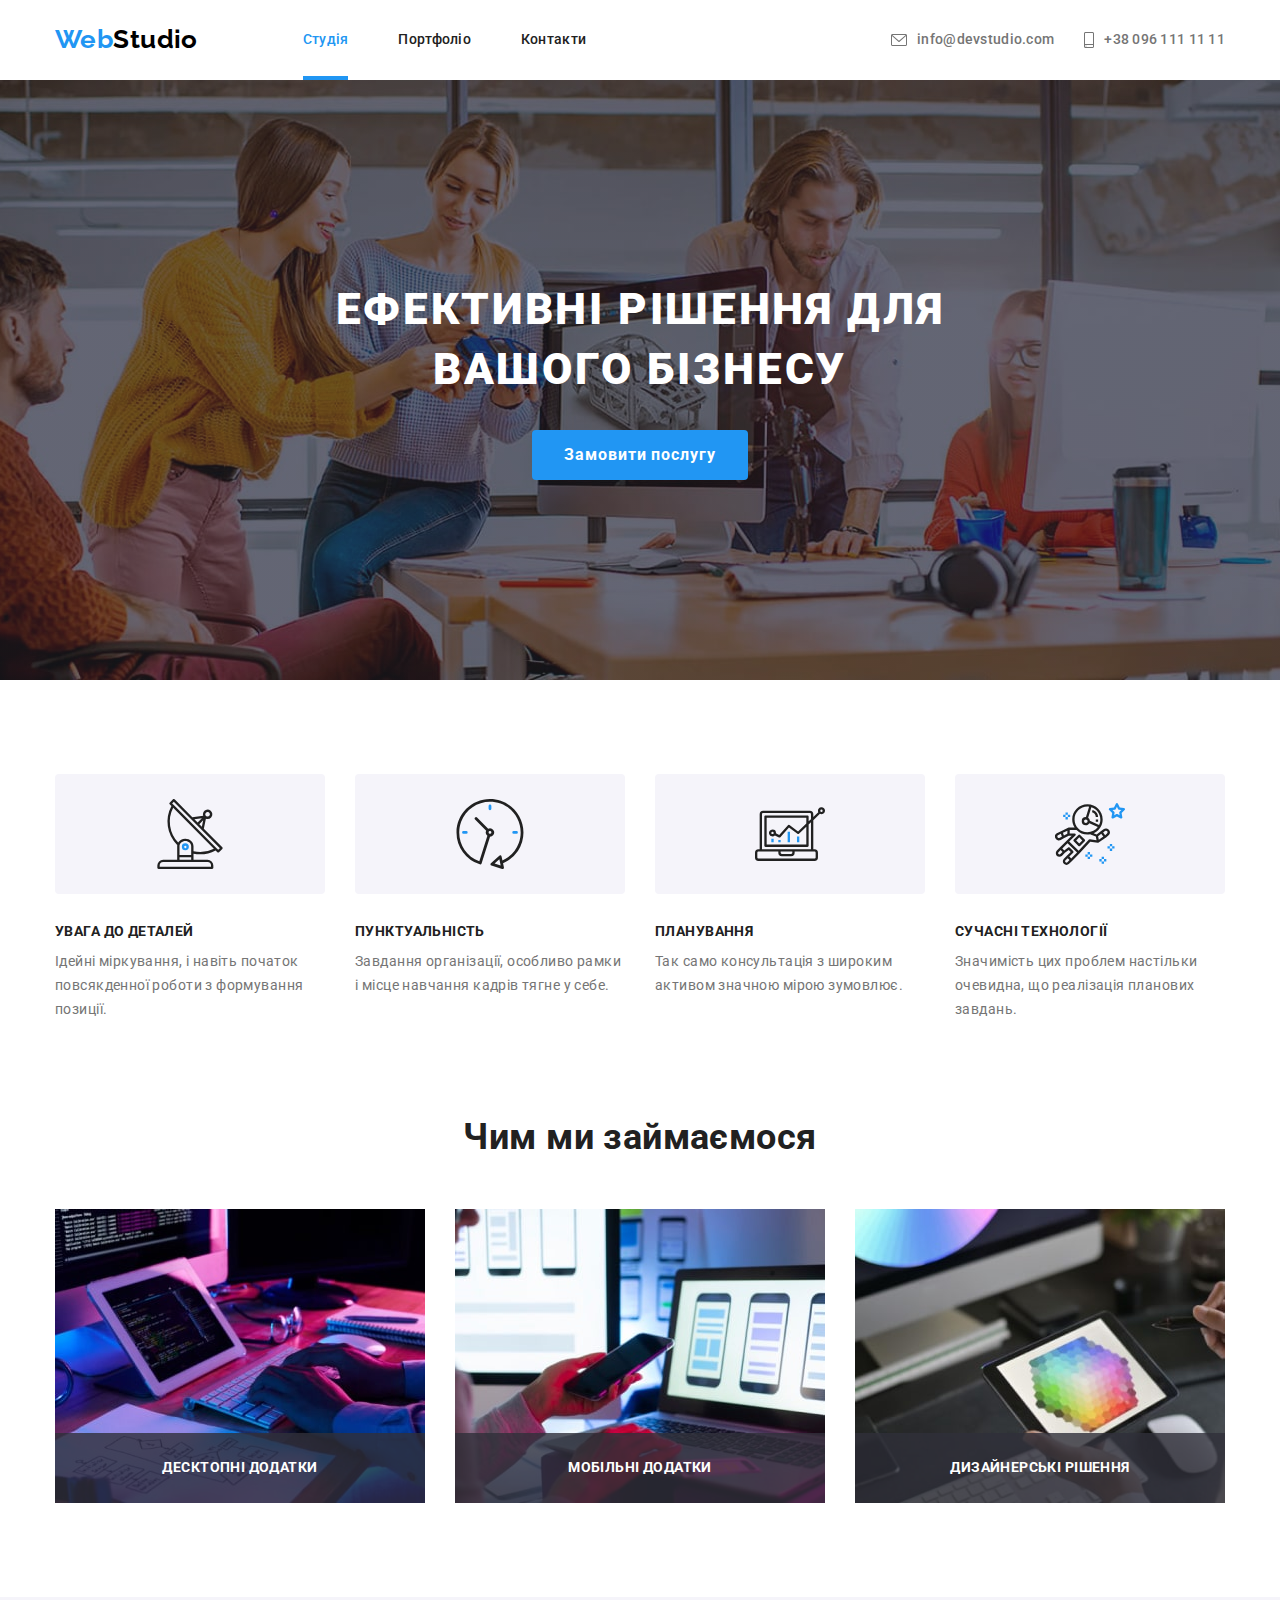
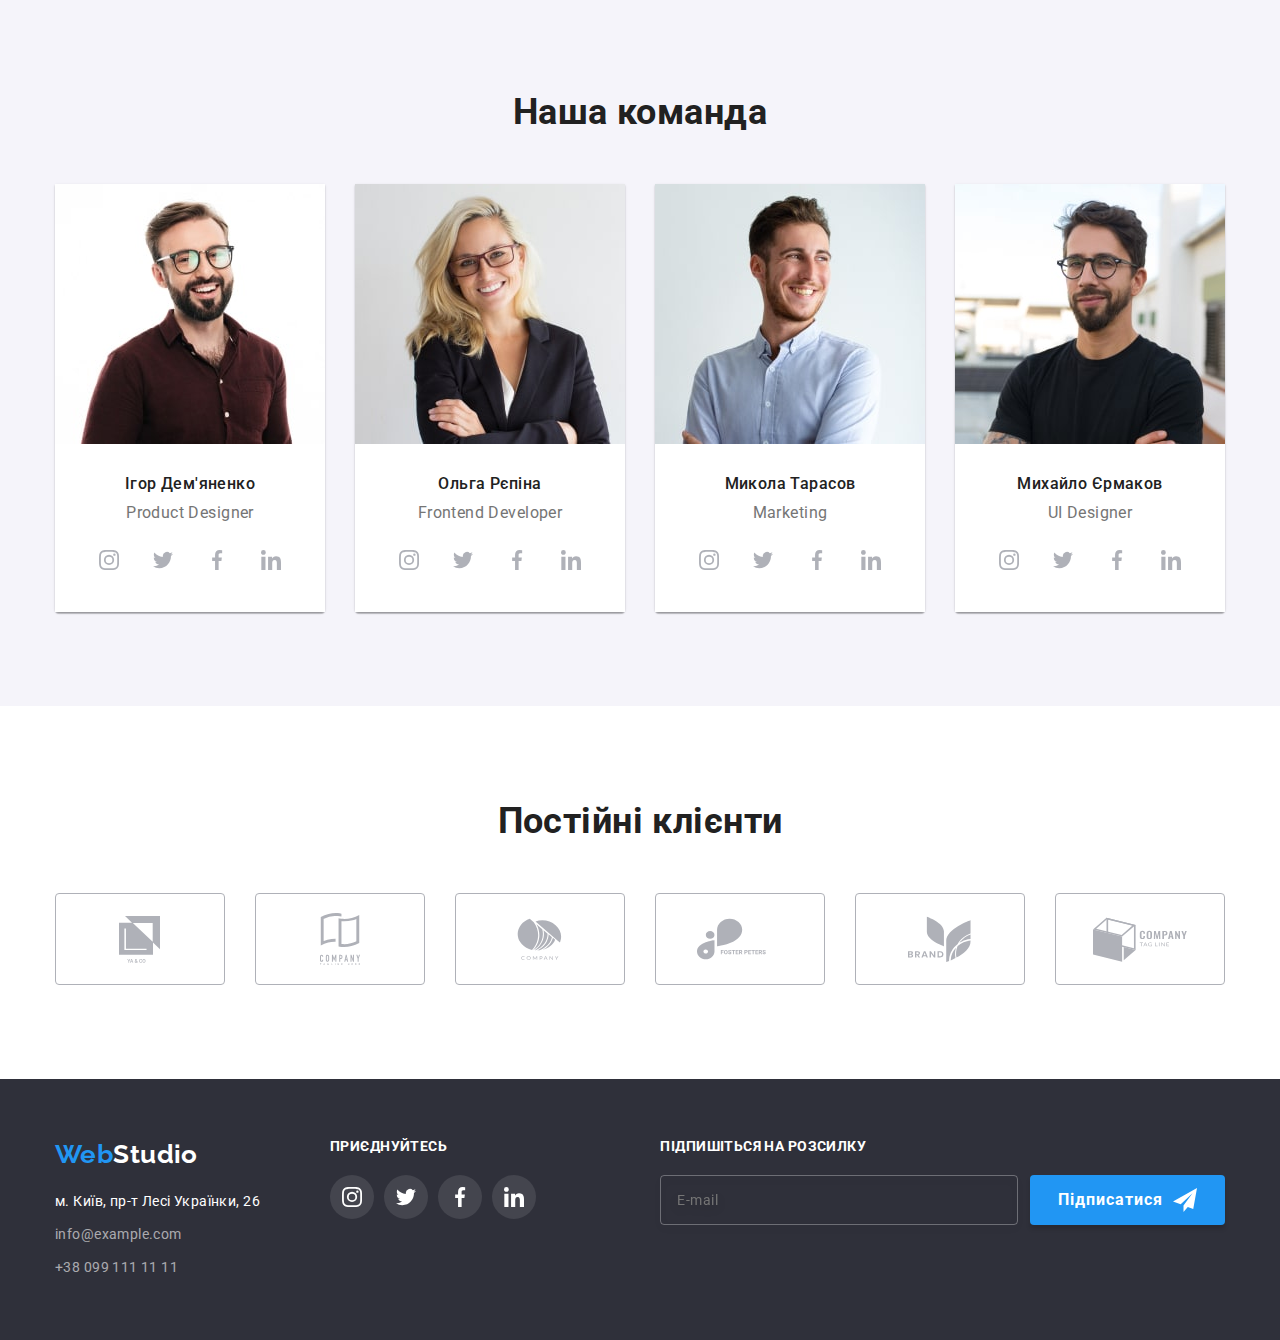
<file: index.html>
<!DOCTYPE html>
<html lang="uk">
  <head>
    <meta charset="UTF-8" />
    <meta http-equiv="X-UA-Compatible" content="IE=edge" />
    <meta name="viewport" content="width=device-width, initial-scale=1.0" />
    <title>Document</title>
    <link rel="preconnect" href="https://fonts.googleapis.com" />
    <link rel="preconnect" href="https://fonts.gstatic.com" crossorigin />
    <link
      href="https://fonts.googleapis.com/css2?family=Raleway:wght@700&family=Roboto:wght@400;500;700;900&display=swap"
      rel="stylesheet"
    />

    <link rel="stylesheet" href="./css/main.min.css" />
  </head>
  <body>
    <!-- Header -->
    <header class="header">
      <div class="container header__container">
        <a href="./index.html" class="logo header__logo"
          ><span class="logo__accent">Web</span>Studio</a
        >
        <div class="menu-container" id="menu-container" data-menu>
        <nav class="nav">
          <ul class="nav__list">
            <li class="nav__item">
              <a href="./index.html" class="nav__link link nav__link--active">Студія</a>
            </li>
            <li class="nav__item">
              <a href="./portfolio.html" class="nav__link link">Портфоліо</a>
            </li>
            <li class="nav__item">
              <a href="" class="nav__link link">Контакти</a>
            </li>
          </ul>
          
        </nav>
        <!-- Contacts -->
        <ul class="contacts">
          <li class="contacts__item">
            <a class="contacts__link contacts__link--grey link" href="mailto:info@devstudio.com">
              <svg class="contacts__icon" height="12" width="16">
                <use href="./images/icons.svg#icon-mail" /></svg
              >info@devstudio.com</a
            >
          </li>
          <li class="contacts__item">
            <a class="contacts__link contacts__link--blue link" href="tel:+380961111111">
              <svg class="contacts__icon" height="16" width="10">
                <use href="./images/icons.svg#icon-phone" /></svg
              >+38 096 111 11 11</a
            >
          </li>
        </ul>
        <ul class="header-socials">
            <li class="header-socials__item">
              <a class="link header-socials__link" href="#" aria-label="Instagram">Instagram</a>
            </li>
            <li class="header-socials__item">
              <a class="link header-socials__link" href="#" aria-label="Twitter">Twitter</a>
            </li>
            <li class="header-socials__item">
              <a class="link header-socials__link" href="#" aria-label="Facebook">Facebook</a>
            </li>
            <li class="header-socials__item">
              <a class="link header-socials__link" href="#" aria-label="LinkedIn">LinkedIn</a>
            </li>
          </ul>
        </div>
        <button
            type="button"
            class="menu-button"
            aria-expanded="false"
            aria-controls="menu-container"
            data-menu-button
          >
            <svg
              width="40"
              height="40"
              aria-label="Перемикач мобільного меню"
            >
              <use class="icon-cross" href="./images/icons.svg#cross"></use>
              <use class="icon-menu" href="./images/icons.svg#menu"></use>
            </svg>
          </button>
      </div>
    </header>

    <!-- Main -->
    <main class="main">

      <!-- Hero -->
      <section class="section hero">
        <div class="container hero__container">
          <h1 class="hero__title">Ефективні рішення для вашого бізнесу</h1>
          <button class="hero__button" data-modal-open type="button">
            Замовити послугу
          </button>
        </div>
      </section>

      <!-- Features -->
      <section class="section features">
        <div class="container">
          <h2 class="visually-hidden">Особливості</h2>
          <ul class="features__list">
            <li class="features__item">
              <div class="features__images">
                <svg width="70" height="70">
                  <use href="./images/icons.svg#icon-antena" />
                </svg>
              </div>
              <h3 class="features__subtitle">УВАГА ДО ДЕТАЛЕЙ</h3>
              <p class="features__text">
                Ідейні міркування, і навіть початок повсякденної роботи з
                формування позиції.
              </p>
            </li>
            <li class="features__item">
              <div class="features__images">
                <svg width="70" height="70">
                  <use href="./images/icons.svg#icon-clock" />
                </svg>
              </div>
              <h3 class="features__subtitle">ПУНКТУАЛЬНІСТЬ</h3>
              <p class="features__text">
                Завдання організації, особливо рамки і місце навчання кадрів
                тягне у себе.
              </p>
            </li>
            <li class="features__item">
              <div class="features__images">
                <svg width="70" height="70">
                  <use href="./images/icons.svg#icon-diagram" />
                </svg>
              </div>
              <h3 class="features__subtitle">ПЛАНУВАННЯ</h3>
              <p class="features__text">
                Так само консультація з широким активом значною мірою зумовлює.
              </p>
            </li>
            <li class="features__item">
              <div class="features__images">
                <svg width="70" height="70">
                  <use href="./images/icons.svg#icon-astronaut" />
                </svg>
              </div>
              <h3 class="features__subtitle">СУЧАСНІ ТЕХНОЛОГІЇ</h3>
              <p class="features__text">
                Значимість цих проблем настільки очевидна, що реалізація
                планових завдань.
              </p>
            </li>
          </ul>
        </div>
      </section>
      <!-- What we do -->
      <section class="section works">
        <div class="container">
          <h2 class="title">Чим ми займаємося</h2>
          <ul class="works__list">
            <li class="works__item">
              <img class="works__image"
                srcset="./images/desktop/work-1.jpg 1x, ./images/desktop/work-1-2x.jpg 2x"
                src="./images/desktop/work-1.jpg"
                alt="створення сайту"
                width="370"
              />
              <p class="works__text">Десктопні додатки</p>
            </li>
            <li class="works__item">
              <img class="works__image"
                srcset="./images/desktop/work-2.jpg 1x, ./images/desktop/work-2-2x.jpg 2x"
                src="./images/desktop/work-2.jpg"
                alt="розробка програм для смартфонів"
                width="370"
              />
              <p class="works__text">Мобільні додатки</p>
            </li>
            <li class="works__item">
              <img class="works__image"
                srcset="./images/desktop/work-3.jpg 1x, ./images/desktop/work-3-2x.jpg 2x"
                src="./images/desktop/work-3.jpg"
                alt="створення унікального дизайну"
                width="370"
              />
              <p class="works__text">Дизайнерські рішення</p>
            </li>
          </ul>
        </div>
      </section>
      <!-- Our team -->
      <section class="section team">
        <div class="container">
          <h2 class="title">Наша команда</h2>
          <ul class="team__list">
            <li class="team__item">
              <picture>
                <source
                  srcset="./images/mobile/igor.jpg 1x, ./images/mobile/igor-2x.jpg 2x"
                  media="(max-width: 767px)"
                />
                <source
                  srcset="./images/tablet/igor.jpg 1x, ./images/tablet/igor-2x.jpg 2x"
                  media="(min-width: 768px) and (max-width:1200px)"
                />
                <source
                  srcset="./images/desktop/igor.jpg 1x, ./images/desktop/igor-2x.jpg 2x"
                  media="(min-width: 1200px)"
                />
                <img
                  class="team-member__img"
                  src="./images/mobile/igor.jpg"
                  alt="Ігор Дем'яненко"
                />
              </picture>
              <div class="team__meta">
                <h3 class="team__name">Ігор Дем'яненко</h3>
                <p class="team__profession" lang="en">Product Designer</p>
                <ul class="team__list-socials socials">
                  <li class="socials__item">
                    <a class="socials__link" href="" aria-label="Instagram"
                      ><svg class="socials__icon" width="20" height="20">
                        <use href="./images/icons.svg#icon-instagram" /></svg
                    ></a>
                  </li>
                  <li class="socials__item">
                    <a class="socials__link" href="" aria-label="Twitter"
                      ><svg class="socials__icon" width="20" height="20">
                        <use href="./images/icons.svg#icon-twitter" /></svg
                    ></a>
                  </li>
                  <li class="socials__item">
                    <a class="socials__link" href="" aria-label="Facebook"
                      ><svg class="socials__icon" width="20" height="20">
                        <use href="./images/icons.svg#icon-facebook" /></svg
                    ></a>
                  </li>
                  <li class="socials__item">
                    <a class="socials__link" href="" aria-label="LinkedIn"
                      ><svg class="socials__icon" width="20" height="20">
                        <use href="./images/icons.svg#icon-linkedin" /></svg
                    ></a>
                  </li>
                </ul>
              </div>
            </li>
            <li class="team__item">
              <picture>
                <source
                  srcset="./images/mobile/olga.jpg 1x, ./images/mobile/olga-2x.jpg 2x"
                  media="(max-width: 767px)"
                />
                <source
                  srcset="./images/tablet/olga.jpg 1x, ./images/tablet/olga-2x.jpg 2x"
                  media="(min-width: 768px) and (max-width:1200px)"
                />
                <source
                  srcset="./images/desktop/olga.jpg 1x, ./images/desktop/olga-2x.jpg 2x"
                  media="(min-width: 1200px)"
                />
                <img class="team-member__img" src="./images/mobile/olga.jpg" alt="Ольга Рєпіна" />
              </picture>
              <div class="team__meta">
                <h3 class="team__name">Ольга Рєпіна</h3>
                <p class="team__profession" lang="en">Frontend Developer</p>
                <ul class="team__list-socials socials">
                  <li class="socials__item">
                    <a class="socials__link" href="" aria-label="Instagram"
                      ><svg class="socials__icon" width="20" height="20">
                        <use href="./images/icons.svg#icon-instagram" /></svg
                    ></a>
                  </li>
                  <li class="socials__item">
                    <a class="socials__link" href="" aria-label="Twitter"
                      ><svg class="socials__icon" width="20" height="20">
                        <use href="./images/icons.svg#icon-twitter" /></svg
                    ></a>
                  </li>
                  <li class="socials__item">
                    <a class="socials__link" href="" aria-label="Facebook"
                      ><svg class="socials__icon" width="20" height="20">
                        <use href="./images/icons.svg#icon-facebook" /></svg
                    ></a>
                  </li>
                  <li class="socials__item">
                    <a class="socials__link" href="" aria-label="LinkedIn"
                      ><svg class="socials__icon" width="20" height="20">
                        <use href="./images/icons.svg#icon-linkedin" /></svg
                    ></a>
                  </li>
                </ul>
              </div>
            </li>
            <li class="team__item">
              <picture>
                <source
                  srcset="./images/mobile/nikolai.jpg 1x, ./images/mobile/nikolai-2x.jpg 2x"
                  media="(max-width: 767px)"
                />
                <source
                  srcset="./images/tablet/nikolai.jpg 1x, ./images/tablet/nikolai-2x.jpg 2x"
                  media="(min-width: 768px) and (max-width:1200px)"
                />
                <source
                  srcset="./images/desktop/nikolai.jpg 1x, ./images/desktop/nikolai-2x.jpg 2x"
                  media="(min-width: 1200px)"
                />
                <img
                  class="team-member__img"
                  src="./images/mobile/nikolai.jpg"
                  alt="Микола Тарасов"
                />
              </picture>
              <div class="team__meta">
                <h3 class="team__name">Микола Тарасов</h3>
                <p class="team__profession" lang="en">Marketing</p>
                <ul class="team__list-socials socials">
                  <li class="socials__item">
                    <a class="socials__link" href="" aria-label="Instagram"
                      ><svg class="socials__icon" width="20" height="20">
                        <use href="./images/icons.svg#icon-instagram" /></svg
                    ></a>
                  </li>
                  <li class="socials__item">
                    <a class="socials__link" href="" aria-label="Twitter"
                      ><svg class="socials__icon" width="20" height="20">
                        <use href="./images/icons.svg#icon-twitter" /></svg
                    ></a>
                  </li>
                  <li class="socials__item">
                    <a class="socials__link" href="" aria-label="Facebook"
                      ><svg class="socials__icon" width="20" height="20">
                        <use href="./images/icons.svg#icon-facebook" /></svg
                    ></a>
                  </li>
                  <li class="socials__item">
                    <a class="socials__link" href="" aria-label="LinkedIn"
                      ><svg class="socials__icon" width="20" height="20">
                        <use href="./images/icons.svg#icon-linkedin" /></svg
                    ></a>
                  </li>
                </ul>
              </div>
            </li>
            <li class="team__item">
              <picture>
                <source
                  srcset="./images/mobile/michael.jpg 1x, ./images/mobile/michael-2x.jpg 2x"
                  media="(max-width: 767px)"
                />
                <source
                  srcset="./images/tablet/michael.jpg 1x, ./images/tablet/michael-2x.jpg 2x"
                  media="(min-width: 768px) and (max-width:1200px)"
                />
                <source
                  srcset="./images/desktop/michael.jpg 1x, ./images/desktop/michael-2x.jpg 2x"
                  media="(min-width: 1200px)"
                />
                <img
                  class="team-member__img"
                  src="./images/mobile/michael.jpg"
                  alt="Михайло Єрмаков"
                />
              </picture>
              <div class="team__meta">
                <h3 class="team__name">Михайло Єрмаков</h3>
                <p class="team__profession" lang="en">UI Designer</p>
                <ul class="team__list-socials socials">
                  <li class="socials__item">
                    <a class="socials__link" href="" aria-label="Instagram"
                      ><svg class="socials__icon" width="20" height="20">
                        <use href="./images/icons.svg#icon-instagram" /></svg
                    ></a>
                  </li>
                  <li class="socials__item">
                    <a class="socials__link" href="" aria-label="Twitter"
                      ><svg class="socials__icon" width="20" height="20">
                        <use href="./images/icons.svg#icon-twitter" /></svg
                    ></a>
                  </li>
                  <li class="socials__item">
                    <a class="socials__link" href="" aria-label="Facebook"
                      ><svg class="socials__icon" width="20" height="20">
                        <use href="./images/icons.svg#icon-facebook" /></svg
                    ></a>
                  </li>
                  <li class="socials__item">
                    <a class="socials__link" href="" aria-label="LinkedIn"
                      ><svg class="socials__icon" width="20" height="20">
                        <use href="./images/icons.svg#icon-linkedin" /></svg
                    ></a>
                  </li>
                </ul>
              </div>
            </li>
          </ul>
        </div>
      </section>
      <!-- Regular customers -->
      <section class="section customers">
        <div class="container">
          <h2 class="title">Постійні клієнти</h2>
          <ul class="customers__list">
            <li class="customers__item">
              <a class="customers__link" href="">
                <svg class="customers__icon" width="41" height="47">
                  <use href="./images/icons.svg#icon-company1" /></svg
              ></a>
            </li>
            <li class="customers__item">
              <a class="customers__link" href="">
                <svg class="customers__icon" width="40" height="52">
                  <use href="./images/icons.svg#icon-company2" /></svg
              ></a>
            </li>
            <li class="customers__item">
              <a class="customers__link" href="">
                <svg class="customers__icon" width="45" height="42">
                  <use href="./images/icons.svg#icon-company3" /></svg
              ></a>
            </li>
            <li class="customers__item">
              <a class="customers__link" href="">
                <svg class="customers__icon" width="85" height="42">
                  <use href="./images/icons.svg#icon-company4" /></svg
              ></a>
            </li>
            <li class="customers__item">
              <a class="customers__link" href="">
                <svg class="customers__icon" width="63" height="47">
                  <use href="./images/icons.svg#icon-company5" /></svg
              ></a>
            </li>
            <li class="customers__item">
              <a class="customers__link" href="">
                <svg class="customers__icon" width="94" height="45">
                  <use href="./images/icons.svg#icon-company6" /></svg
              ></a>
            </li>
          </ul>
        </div>
      </section>
    </main>
    <!-- Footer -->
    <footer class="footer">
      <div class="container footer__container">
        <div class="footer__info">
          <a href="./index.html" class="logo footer__logo">
            <span class="logo__accent">Web</span>Studio
          </a>
          <address class="address">
            <ul class="address__list">
              <li class="address__item">
                <a
                  class="address__link address__link--place"
                  href=""
                  target="_blank"
                  rel="noopener noreferrer"
                >
                  м. Київ, пр-т Лесі Українки, 26</a
                >
              </li>
              <li class="address__item">
                <a class="address__link" href="mailto:info@example.com"
                  >info@example.com
                </a>
              </li>
              <li class="address__item">
                <a class="address__link" href="tel:+380991111111"
                  >+38 099 111 11 11</a
                >
              </li>
            </ul>
          </address>
        </div>
        <div class="footer-socials">
          <p class="footer-socials__text">приєднуйтесь</p>
          <ul class="footer-socials__list">
            <li class="footer-socials__item socials__item">
              <a class="footer-socials__link socials__link" href="" aria-label="Instagram" class="f-net"
                ><svg class="footer-socials__icon" width="20" height="20">
                  <use href="./images/icons.svg#icon-instagram" /></svg
              ></a>
            </li>
            <li class="footer-socials__item socials__item">
              <a class="footer-socials__link socials__link" href="" aria-label="Twitter" class="f-net"
                ><svg class="footer-socials__icon" width="20" height="20">
                  <use href="./images/icons.svg#icon-twitter" /></svg
              ></a>
            </li>
            <li class="footer-socials__item socials__item">
              <a class="footer-socials__link socials__link" href="" aria-label="Facebook" class="f-net"
                ><svg class="footer-socials__icon" width="20" height="20">
                  <use href="./images/icons.svg#icon-facebook" /></svg
              ></a>
            </li>
            <li class="footer-socials__item socials__item">
              <a class="footer-socials__link socials__link" href="" aria-label="LinkedIn" class="f-net"
                ><svg class="footer-socials__icon" width="20" height="20">
                  <use href="./images/icons.svg#icon-linkedin" /></svg
              ></a>
            </li>
          </ul>
        </div>
        <div class="subscription">
          <p class="subscription__text">Підпишіться на розсилку</p>
          <form class="subscription__form">
            <input
              class="subscription__input"
              name="mail"
              type="email"
              placeholder="E-mail"
            />
            <button class="subscription__button" type="submit">
              Підписатися<svg class="subscription__icon" width="24" height="24">
                <use href="./images/icons.svg#icon-subscription" />
              </svg>
            </button>
          </form>
        </div>
      </div>
    </footer>
    <!-- Modal -->
    <div class="backdrop is-hidden" data-modal>
      <div class="modal">
        <button class="modal__button-closed" data-modal-close>
          <svg class="modal__icon-closed" height="18" width="18">
            <use href="./images/icons.svg#icon-closed" />
          </svg>
        </button>
        <div class="service-order">
          <h2 class="modal__title">Залиште свої дані, ми вам передзвонимо</h2>
          <form class="form">
            <label class="form__field"
              ><span class="form__label">Ім'я</span
              ><input class="form__input" type="text" name="name" /><svg
                class="form__icon"
                width="18"
                height="18"
              >
                <use href="./images/icons.svg#icon-user" /></svg
            ></label>
            <label class="form__field" for="tel"
              ><span class="form__label">Телефон</span
              ><input class="form__input" type="tel" id="tel" name="tel" /><svg
                class="form__icon"
                width="18"
                height="18"
              >
                <use href="./images/icons.svg#icon-tel" /></svg
            ></label>
            <label class="form__field"
              ><span class="form__label">Пошта</span
              ><input class="form__input" type="email" name="email" /><svg
                class="form__icon"
                width="18"
                height="18"
              >
                <use href="./images/icons.svg#icon-email" /></svg
            ></label>
            <label class="form__field"
              ><span class="form__label">Коментар</span
              ><textarea
                placeholder="Введіть текст"
                class="form__comment"
                name="comment"
                rows="10"
              ></textarea>
            </label>
            <label class="form__label-checkbox checkbox">
              <input
                class="checkbox__input"
                type="checkbox"
                name="policy"
                value="policy"
              />
              <svg class="checkbox__icon" width="15px" height="14px">
                <use href="./images/icons.svg#icon-done" />
              </svg><span class="checkbox__text">Погоджуюся з розсилкою та приймаю &nbsp;
              <a href="" class="checkbox__link">Умови договору</a></label
            ></span>
            <button class="form__button" type="submit">Відправити</button>
          </form>
        </div>
      </div>
    </div>
    <script src="./js/menu.js"></script>
    <script src="./js/modal.js"></script>
  </body>
</html>
</file>
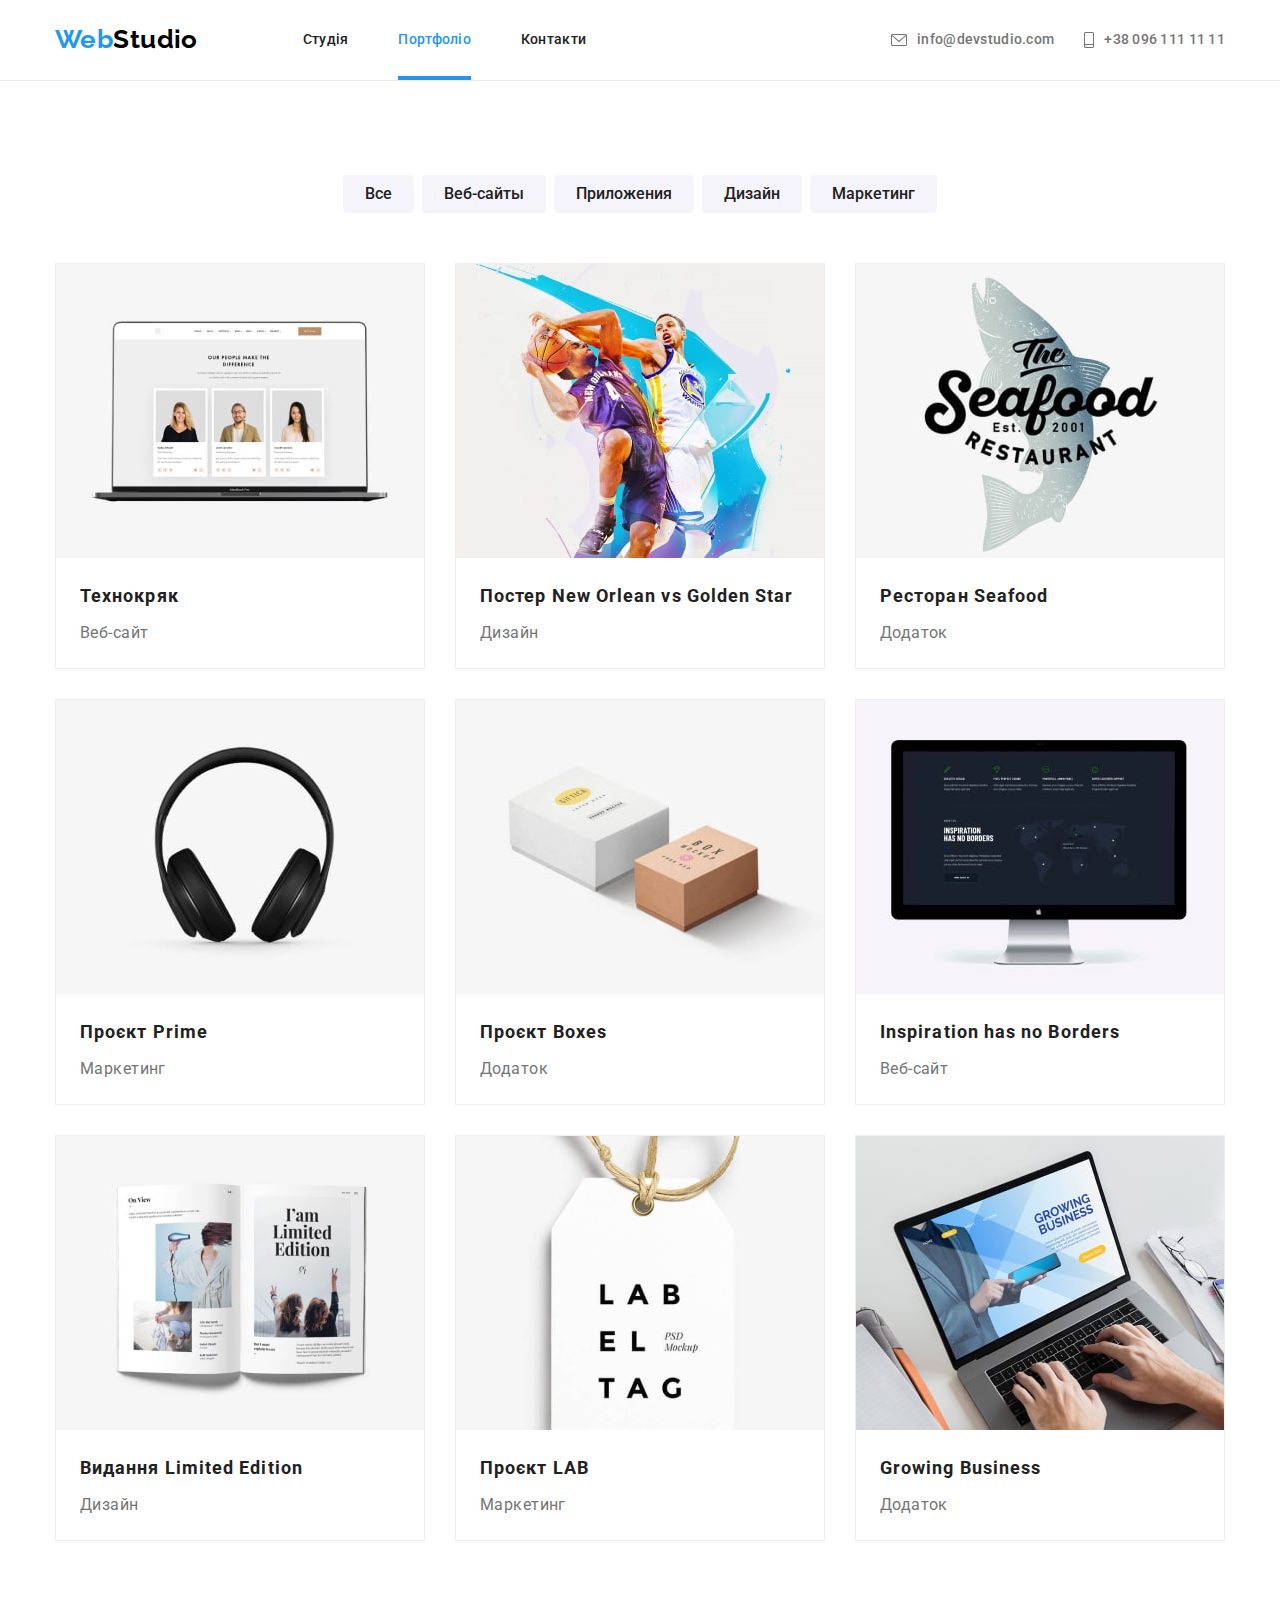
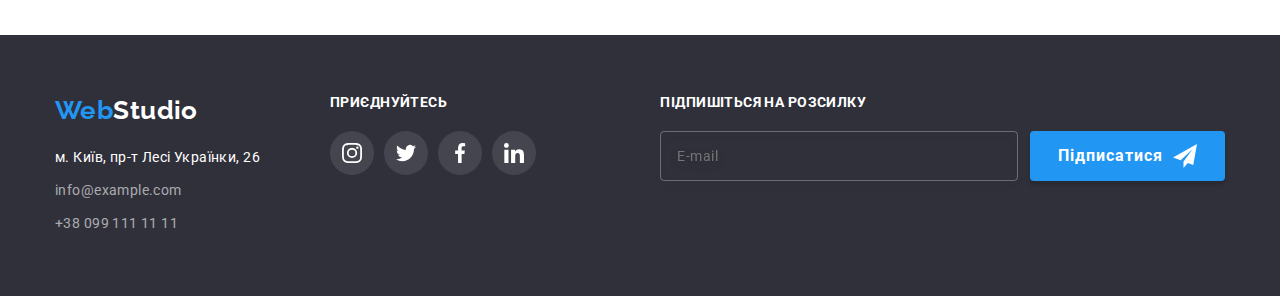
<file: portfolio.html>
<!DOCTYPE html>
<html lang="uk">
  <head>
    <meta charset="UTF-8" />
    <meta http-equiv="X-UA-Compatible" content="IE=edge" />
    <meta name="viewport" content="width=device-width, initial-scale=1.0" />
    <title>Document</title>
    <link rel="preconnect" href="https://fonts.googleapis.com" />
    <link rel="preconnect" href="https://fonts.gstatic.com" crossorigin />
    <link
      href="https://fonts.googleapis.com/css2?family=Raleway:wght@700&family=Roboto:wght@400;500;700;900&display=swap"
      rel="stylesheet"
    />

    <link rel="stylesheet" href="./css/main.min.css" />
  </head>
  <body>
    <!-- Header -->
    <header class="header header-portfolio">
      <div class="container header__container">
        <a href="./index.html" class="logo header__logo"
          ><span class="logo__accent">Web</span>Studio</a
        >
        <div class="menu-container" id="menu-container" data-menu>
          <nav class="nav">
            <ul class="nav__list">
              <li class="nav__item">
                <a href="./index.html" class="nav__link link">Студія</a>
              </li>
              <li class="nav__item">
                <a
                  href="./portfolio.html"
                  class="nav__link link nav__link--active"
                  >Портфоліо</a
                >
              </li>
              <li class="nav__item">
                <a href="" class="nav__link link">Контакти</a>
              </li>
            </ul>
          </nav>
          <!-- Contacts -->
          <ul class="contacts">
            <li class="contacts__item">
              <a
                class="contacts__link contacts__link--grey link"
                href="mailto:info@devstudio.com"
              >
                <svg class="contacts__icon" height="12" width="16">
                  <use href="./images/icons.svg#icon-mail" /></svg
                >info@devstudio.com</a
              >
            </li>
            <li class="contacts__item">
              <a
                class="contacts__link contacts__link--blue link"
                href="tel:+380961111111"
              >
                <svg class="contacts__icon" height="16" width="10">
                  <use href="./images/icons.svg#icon-phone" /></svg
                >+38 096 111 11 11</a
              >
            </li>
          </ul>
          <ul class="header-socials">
            <li class="header-socials__item">
              <a href="" class="header-socials__link">Instagram</a>
            </li>
            <li class="header-socials__item">
              <a href="" class="header-socials__link">Twitter</a>
            </li>
            <li class="header-socials__item">
              <a href="" class="header-socials__link">Facebook</a>
            </li>
            <li class="header-socials__item">
              <a href="" class="header-socials__link">Linkedin</a>
            </li>
          </ul>
        </div>
        <button
          type="button"
          class="menu-button"
          aria-expanded="false"
          aria-controls="menu-container"
          data-menu-button
        >
          <svg width="40" height="40" aria-label="Перемикач мобільного меню">
            <use class="icon-cross" href="./images/icons.svg#cross"></use>
            <use class="icon-menu" href="./images/icons.svg#menu"></use>
          </svg>
        </button>
      </div>
    </header>
    <!-- Main -->
    <main class="main">
      <section class="section portfolio">
        <div class="container">
          <h1 class="visually-hidden">Портфоліо</h1>
          <!-- Кнопки -->
          <ul class="list filter">
            <li class="filter__item">
              <button type="button" class="filter__button">Все</button>
            </li>
            <li class="filter__item">
              <button type="button" class="filter__button">Веб-сайты</button>
            </li>
            <li class="filter__item">
              <button type="button" class="filter__button">Приложения</button>
            </li>
            <li class="filter__item">
              <button type="button" class="filter__button">Дизайн</button>
            </li>
            <li class="filter__item">
              <button type="button" class="filter__button">Маркетинг</button>
            </li>
          </ul>
          <!-- Examples -->

          <ul class="list projects">
            <li class="projects__item">
              <a href="#" class="link projects__link">
                <div class="card">
                  <picture>
                    <source
                      srcset="
                        ./images/mobile/portfolio-1.jpg    1x,
                        ./images/mobile/portfolio-1-2x.jpg 2x
                      "
                      media="(max-width: 767px)"
                    />
                    <source
                      srcset="
                        ./images/tablet/portfolio-1.jpg    1x,
                        ./images/tablet/portfolio-1-2x.jpg 2x
                      "
                      media="(min-width: 768px) and (max-width:1200px)"
                    />
                    <source
                      srcset="
                        ./images/desktop/portfolio-1.jpg    1x,
                        ./images/desktop/portfolio-1-2x.jpg 2x
                      "
                      media="(min-width: 1200px)"
                    />
                    <img
                      class="card__img"
                      src="./images/mobile/portfolio-1.jpg"
                      alt="Веб-сайт"
                    />
                  </picture>
                  <div class="card__overlay">
                    <p class="card__discription">
                      Ресурс пропонує комплексні пропозиції з різним рівнем
                      функціоналу та сервісів. Все це дозволить відвідувачу
                      отримати вичерпні відомості про компанію чи приватну
                      особу.
                    </p>
                  </div>
                </div>
                <div class="card__meta">
                  <h2 class="card__title">Технокряк</h2>
                  <p class="card__text">Веб-сайт</p>
                </div>
              </a>
            </li>
            <li class="projects__item">
              <a href="#" class="link projects__link">
                <div class="card">
                  <picture>
                    <source
                      srcset="
                        ./images/mobile/portfolio-2.jpg    1x,
                        ./images/mobile/portfolio-2-2x.jpg 2x
                      "
                      media="(max-width: 767px)" />
                    <source
                      srcset="
                        ./images/tablet/portfolio-2.jpg    1x,
                        ./images/tablet/portfolio-2-2x.jpg 2x
                      "
                      media="(min-width: 768px) and (max-width:1200px)" />
                    <source
                      srcset="
                        ./images/desktop/portfolio-2.jpg    1x,
                        ./images/desktop/portfolio-2-2x.jpg 2x
                      "
                      media="(min-width: 1200px)" />
                    <img
                      class="card__img"
                      src="./images/mobile/portfolio-2.jpg"
                      alt="Постер"
                  /></picture>
                  <div class="card__overlay">
                    <p class="card__discription">
                      Ресурс пропонує комплексні пропозиції з різним рівнем
                      функціоналу та сервісів. Все це дозволить відвідувачу
                      отримати вичерпні відомості про компанію чи приватну
                      особу.
                    </p>
                  </div>
                </div>
                <div class="card__meta">
                  <h2 class="card__title">Постер New Orlean vs Golden Star</h2>
                  <p class="card__text">Дизайн</p>
                </div>
              </a>
            </li>
            <li class="projects__item">
              <a href="#" class="link projects__link">
                <div class="card">
                  <picture>
                    <source
                      srcset="
                        ./images/mobile/portfolio-3.jpg    1x,
                        ./images/mobile/portfolio-3-2x.jpg 2x
                      "
                      media="(max-width: 767px)"
                    />
                    <source
                      srcset="
                        ./images/tablet/portfolio-3.jpg    1x,
                        ./images/tablet/portfolio-3-2x.jpg 2x
                      "
                      media="(min-width: 768px) and (max-width:1200px)"
                    />
                    <source
                      srcset="
                        ./images/desktop/portfolio-3.jpg    1x,
                        ./images/desktop/portfolio-3-2x.jpg 2x
                      "
                      media="(min-width: 1200px)"
                    />
                    <img
                      class="card__img"
                      src="./images/mobile/portfolio-3.jpg"
                      alt="Логотип"
                    />
                  </picture>
                  <div class="card__overlay">
                    <p class="card__discription">
                      Ресурс пропонує комплексні пропозиції з різним рівнем
                      функціоналу та сервісів. Все це дозволить відвідувачу
                      отримати вичерпні відомості про компанію чи приватну
                      особу.
                    </p>
                  </div>
                </div>
                <div class="card__meta">
                  <h2 class="card__title">Ресторан Seafood</h2>
                  <p class="card__text">Додаток</p>
                </div>
              </a>
            </li>
            <li class="projects__item">
              <a href="#" class="link projects__link">
                <div class="card">
                  <picture>
                    <source
                      srcset="
                        ./images/mobile/portfolio-4.jpg    1x,
                        ./images/mobile/portfolio-4-2x.jpg 2x
                      "
                      media="(max-width: 767px)"
                    />
                    <source
                      srcset="
                        ./images/tablet/portfolio-4.jpg    1x,
                        ./images/tablet/portfolio-4-2x.jpg 2x
                      "
                      media="(min-width: 768px) and (max-width:1200px)"
                    />
                    <source
                      srcset="
                        ./images/desktop/portfolio-4.jpg    1x,
                        ./images/desktop/portfolio-4-2x.jpg 2x
                      "
                      media="(min-width: 1200px)"
                    />
                    <img
                      class="card__img"
                      src="./images/mobile/portfolio-4.jpg"
                      alt="Навушники"
                    />
                  </picture>
                  <div class="card__overlay">
                    <p class="card__discription">
                      Ресурс пропонує комплексні пропозиції з різним рівнем
                      функціоналу та сервісів. Все це дозволить відвідувачу
                      отримати вичерпні відомості про компанію чи приватну
                      особу.
                    </p>
                  </div>
                </div>
                <div class="card__meta">
                  <h2 class="card__title">Проєкт Prime</h2>
                  <p class="card__text">Маркетинг</p>
                </div>
              </a>
            </li>
            <li class="projects__item">
              <a href="#" class="link projects__link">
                <div class="card">
                  <picture>
                    <source
                      srcset="
                        ./images/mobile/portfolio-5.jpg    1x,
                        ./images/mobile/portfolio-5-2x.jpg 2x
                      "
                      media="(max-width: 767px)"
                    />
                    <source
                      srcset="
                        ./images/tablet/portfolio-5.jpg    1x,
                        ./images/tablet/portfolio-5-2x.jpg 2x
                      "
                      media="(min-width: 768px) and (max-width:1200px)"
                    />
                    <source
                      srcset="
                        ./images/desktop/portfolio-5.jpg    1x,
                        ./images/desktop/portfolio-5-2x.jpg 2x
                      "
                      media="(min-width: 1200px)"
                    />
                    <img
                      class="card__img"
                      src="./images/mobile/portfolio-5.jpg"
                      alt="Бокси"
                    />
                  </picture>
                  <div class="card__overlay">
                    <p class="card__discription">
                      Ресурс пропонує комплексні пропозиції з різним рівнем
                      функціоналу та сервісів. Все це дозволить відвідувачу
                      отримати вичерпні відомості про компанію чи приватну
                      особу.
                    </p>
                  </div>
                </div>
                <div class="card__meta">
                  <h2 class="card__title">Проєкт Boxes</h2>
                  <p class="card__text">Додаток</p>
                </div>
              </a>
            </li>
            <li class="projects__item">
              <a href="#" class="link projects__link">
                <div class="card">
                  <picture>
                    <source
                      srcset="
                        ./images/mobile/portfolio-6.jpg    1x,
                        ./images/mobile/portfolio-6-2x.jpg 2x
                      "
                      media="(max-width: 767px)"
                    />
                    <source
                      srcset="
                        ./images/tablet/portfolio-6.jpg    1x,
                        ./images/tablet/portfolio-6-2x.jpg 2x
                      "
                      media="(min-width: 768px) and (max-width:1200px)"
                    />
                    <source
                      srcset="
                        ./images/desktop/portfolio-6.jpg    1x,
                        ./images/desktop/portfolio-6-2x.jpg 2x
                      "
                      media="(min-width: 1200px)"
                    />
                    <img
                      class="card__img"
                      src="./images/mobile/portfolio-6.jpg"
                      alt="Веб-сайт"
                    />
                  </picture>
                  <div class="card__overlay">
                    <p class="card__discription">
                      Ресурс пропонує комплексні пропозиції з різним рівнем
                      функціоналу та сервісів. Все це дозволить відвідувачу
                      отримати вичерпні відомості про компанію чи приватну
                      особу.
                    </p>
                  </div>
                </div>
                <div class="card__meta">
                  <h2 class="card__title">Inspiration has no Borders</h2>
                  <p class="card__text">Веб-сайт</p>
                </div>
              </a>
            </li>
            <li class="projects__item">
              <a href="#" class="link projects__link">
                <div class="card">
                  <picture>
                    <source
                      srcset="
                        ./images/mobile/portfolio-7.jpg    1x,
                        ./images/mobile/portfolio-7-2x.jpg 2x
                      "
                      media="(max-width: 767px)"
                    />
                    <source
                      srcset="
                        ./images/tablet/portfolio-7.jpg    1x,
                        ./images/tablet/portfolio-7-2x.jpg 2x
                      "
                      media="(min-width: 768px) and (max-width:1200px)"
                    />
                    <source
                      srcset="
                        ./images/desktop/portfolio-7.jpg    1x,
                        ./images/desktop/portfolio-7-2x.jpg 2x
                      "
                      media="(min-width: 1200px)"
                    />
                    <img
                      class="card__img"
                      src="./images/mobile/portfolio-7.jpg"
                      alt="Лімітоване видання"
                    />
                  </picture>
                  <div class="card__overlay">
                    <p class="card__discription">
                      Ресурс пропонує комплексні пропозиції з різним рівнем
                      функціоналу та сервісів. Все це дозволить відвідувачу
                      отримати вичерпні відомості про компанію чи приватну
                      особу.
                    </p>
                  </div>
                </div>
                <div class="card__meta">
                  <h2 class="card__title">Видання Limited Edition</h2>
                  <p class="card__text">Дизайн</p>
                </div>
              </a>
            </li>
            <li class="projects__item">
              <a href="#" class="link projects__link">
                <div class="card">
                  <picture>
                    <source
                      srcset="
                        ./images/mobile/portfolio-8.jpg    1x,
                        ./images/mobile/portfolio-8-2x.jpg 2x
                      "
                      media="(max-width: 767px)"
                    />
                    <source
                      srcset="
                        ./images/tablet/portfolio-8.jpg    1x,
                        ./images/tablet/portfolio-8-2x.jpg 2x
                      "
                      media="(min-width: 768px) and (max-width:1200px)"
                    />
                    <source
                      srcset="
                        ./images/desktop/portfolio-8.jpg    1x,
                        ./images/desktop/portfolio-8-2x.jpg 2x
                      "
                      media="(min-width: 1200px)"
                    />
                    <img
                      class="card__img"
                      src="./images/mobile/portfolio-8.jpg"
                      alt="Ярлик"
                    />
                  </picture>
                  <div class="card__overlay">
                    <p class="card__discription">
                      Ресурс пропонує комплексні пропозиції з різним рівнем
                      функціоналу та сервісів. Все це дозволить відвідувачу
                      отримати вичерпні відомості про компанію чи приватну
                      особу.
                    </p>
                  </div>
                </div>
                <div class="card__meta">
                  <h2 class="card__title">Проєкт LAB</h2>
                  <p class="card__text">Маркетинг</p>
                </div>
              </a>
            </li>
            <li class="projects__item">
              <a href="#" class="link projects__link">
                <div class="card">
                  <picture>
                    <source
                      srcset="
                        ./images/mobile/portfolio-9.jpg    1x,
                        ./images/mobile/portfolio-9-2x.jpg 2x
                      "
                      media="(max-width: 767px)"
                    />
                    <source
                      srcset="
                        ./images/tablet/portfolio-9.jpg    1x,
                        ./images/tablet/portfolio-9-2x.jpg 2x
                      "
                      media="(min-width: 768px) and (max-width:1200px)"
                    />
                    <source
                      srcset="
                        ./images/desktop/portfolio-9.jpg    1x,
                        ./images/desktop/portfolio-9-2x.jpg 2x
                      "
                      media="(min-width: 1200px)"
                    />
                    <img
                      class="card__img"
                      src="./images/mobile/portfolio-9.jpg"
                      alt="Сайт"
                    />
                  </picture>
                  <div class="card__overlay">
                    <p class="card__discription">
                      Ресурс пропонує комплексні пропозиції з різним рівнем
                      функціоналу та сервісів. Все це дозволить відвідувачу
                      отримати вичерпні відомості про компанію чи приватну
                      особу.
                    </p>
                  </div>
                </div>
                <div class="card__meta">
                  <h2 class="card__title">Growing Business</h2>
                  <p class="card__text">Додаток</p>
                </div>
              </a>
            </li>
          </ul>
        </div>
      </section>
    </main>
    <!-- Footer -->
    <footer class="footer">
      <div class="container footer__container">
        <div class="footer__info">
          <a href="./index.html" class="logo footer__logo">
            <span class="logo__accent">Web</span>Studio
          </a>
          <address class="address">
            <ul class="address__list">
              <li class="address__item">
                <a
                  class="address__link address__link--place"
                  href=""
                  target="_blank"
                  rel="noopener noreferrer"
                >
                  м. Київ, пр-т Лесі Українки, 26</a
                >
              </li>
              <li class="address__item">
                <a class="address__link" href="mailto:info@example.com"
                  >info@example.com
                </a>
              </li>
              <li class="address__item">
                <a class="address__link" href="tel:+380991111111"
                  >+38 099 111 11 11</a
                >
              </li>
            </ul>
          </address>
        </div>
        <div class="footer-socials">
          <p class="footer-socials__text">приєднуйтесь</p>
          <ul class="footer-socials__list">
            <li class="footer-socials__item socials__item">
              <a
                class="footer-socials__link socials__link"
                href=""
                aria-label="Instagram"
                class="f-net"
                ><svg class="footer-socials__icon" width="20" height="20">
                  <use href="./images/icons.svg#icon-instagram" /></svg
              ></a>
            </li>
            <li class="footer-socials__item socials__item">
              <a
                class="footer-socials__link socials__link"
                href=""
                aria-label="Twitter"
                class="f-net"
                ><svg class="footer-socials__icon" width="20" height="20">
                  <use href="./images/icons.svg#icon-twitter" /></svg
              ></a>
            </li>
            <li class="footer-socials__item socials__item">
              <a
                class="footer-socials__link socials__link"
                href=""
                aria-label="Facebook"
                class="f-net"
                ><svg class="footer-socials__icon" width="20" height="20">
                  <use href="./images/icons.svg#icon-facebook" /></svg
              ></a>
            </li>
            <li class="footer-socials__item socials__item">
              <a
                class="footer-socials__link socials__link"
                href=""
                aria-label="LinkedIn"
                class="f-net"
                ><svg class="footer-socials__icon" width="20" height="20">
                  <use href="./images/icons.svg#icon-linkedin" /></svg
              ></a>
            </li>
          </ul>
        </div>
        <div class="subscription">
          <p class="subscription__text">Підпишіться на розсилку</p>
          <form class="subscription__form">
            <input
              class="subscription__input"
              name="mail"
              type="email"
              placeholder="E-mail"
            />
            <button class="subscription__button" type="submit">
              Підписатися<svg class="subscription__icon" width="24" height="24">
                <use href="./images/icons.svg#icon-subscription" />
              </svg>
            </button>
          </form>
        </div>
      </div>
    </footer>
    <script src="./js/menu.js"></script>
  </body>
</html>
</file>
<file: css/main.min.css>
/*! modern-normalize v1.1.0 | MIT License | https://github.com/sindresorhus/modern-normalize */*,::before,::after{box-sizing:border-box}html{line-height:1.15;-webkit-text-size-adjust:100%;-moz-tab-size:4;tab-size:4}body{margin:0;font-family:system-ui,-apple-system,"Segoe UI",Roboto,Helvetica,Arial,sans-serif,"Apple Color Emoji","Segoe UI Emoji"}hr{height:0;color:inherit}abbr[title]{text-decoration:underline dotted}b,strong{font-weight:bolder}code,kbd,samp,pre{font-family:ui-monospace,SFMono-Regular,Consolas,"Liberation Mono",Menlo,monospace;font-size:1em}small{font-size:80%}sub,sup{font-size:75%;line-height:0;position:relative;vertical-align:baseline}sub{bottom:-0.25em}sup{top:-0.5em}table{text-indent:0;border-color:inherit}button,input,optgroup,select,textarea{font-family:inherit;font-size:100%;line-height:1.15;margin:0}button,select{text-transform:none}button,[type=button],[type=reset],[type=submit]{-webkit-appearance:button}::-moz-focus-inner{border-style:none;padding:0}:-moz-focusring{outline:1px dotted ButtonText}:-moz-ui-invalid{box-shadow:none}legend{padding:0}progress{vertical-align:baseline}::-webkit-inner-spin-button,::-webkit-outer-spin-button{height:auto}[type=search]{-webkit-appearance:textfield;outline-offset:-2px}::-webkit-search-decoration{-webkit-appearance:none}::-webkit-file-upload-button{-webkit-appearance:button;font:inherit}summary{display:list-item}a{text-decoration:none}ul{list-style:none}h1,h2,h3,h4,h5,h6,p,ul{padding:0;margin:0}img{display:block;width:100%;height:auto}body{color:#757575;background-color:#fff;font-family:"Roboto",sans-serif;letter-spacing:.03em;font-size:14px}body.modal-open{overflow:hidden}.container{width:100%;padding:0 15px;margin-left:auto;margin-right:auto}@media screen and (min-width: 480px){.container{max-width:480px}}@media screen and (min-width: 768px){.container{max-width:768px}}@media screen and (min-width: 1200px){.container{max-width:1200px}}.section{padding-top:60px;padding-bottom:60px}@media screen and (min-width: 1200px){.section{padding-top:94px;padding-bottom:94px}}.visually-hidden{position:absolute;white-space:nowrap;width:1px;height:1px;overflow:hidden;border:0;padding:0;clip:rect(0 0 0 0);clip-path:inset(50%);margin:-1px}.title{color:#212121;font-size:28px;line-height:1.17;text-align:center;margin-bottom:30px;font-weight:700}@media screen and (min-width: 1200px){.title{margin-bottom:50px;font-size:36px;line-height:1.2}}.header{position:relative}.header__container{display:flex;align-items:center;justify-content:space-between}@media screen and (min-width: 768px)and (max-width: 1199px){.header__logo{flex-basis:30%}}.menu-container{display:flex}@media screen and (max-width: 767px){.menu-container{display:none;width:100%;background-color:#fff;padding:48px 40px}.menu-container.is-open{display:flex;flex-direction:column;flex-grow:1;position:fixed;top:0;left:0;height:100vh;width:100vw;justify-content:space-between;z-index:99}}@media screen and (min-width: 768px)and (max-width: 1199px){.menu-container{flex-basis:70%}}.menu-button{display:inline-flex;margin:0px;padding:0px;border:none;background-color:rgba(0,0,0,0);z-index:100}@media screen and (min-width: 768px){.menu-button{display:none}}.menu-button .icon-cross{display:none}.menu-button.is-open{top:10px;right:15px;position:fixed}.menu-button.is-open .icon-cross{display:block}.menu-button.is-open .icon-menu{display:none}.icon-menu{fill:#000}.icon-cross{fill:#212121}.icon-cross:hover,.icon-cross:focus{fill:#2196f3}.link{transition:color 250ms cubic-bezier(0.4, 0, 0.2, 1)}.link:hover,.link:focus{color:#2196f3}.logo{display:block;font-weight:700;font-size:26px;line-height:1.19;color:#000;font-family:Raleway,sans-serif;text-decoration:none}@media screen and (min-width: 1200px){.logo{font-size:26px}}.logo__accent{color:#2196f3}.header__logo{margin-top:16px;margin-bottom:16px}@media screen and (min-width: 768px){.header__logo{margin-top:26px;margin-bottom:26px}}@media screen and (min-width: 1199px){.header__logo{margin-top:24px;margin-bottom:25px}}@media screen and (max-width: 767px){.nav{flex-basis:70%}}@media screen and (min-width: 768px)and (max-width: 1199px){.nav{flex-basis:50%}}@media screen and (min-width: 1200px){.nav{margin-right:305px}}.nav__list{display:flex;justify-content:space-between;flex-shrink:1}@media screen and (max-width: 767px){.nav__list{flex-direction:column;justify-content:space-between}}@media screen and (max-width: 767px){.nav__item:not(:last-child){margin-bottom:32px}}@media screen and (min-width: 768px){.nav__item:not(:last-child){margin-right:50px}}.nav__link{display:block;font-weight:500;line-height:1.14;letter-spacing:.02em;color:#212121;font-size:40px}@media screen and (min-width: 768px){.nav__link{padding-top:32px;padding-bottom:32px;font-size:14px}}.nav__link--active{color:#2196f3}@media screen and (min-width: 768px){.nav__link--active{position:relative}.nav__link--active::after{position:absolute;content:"";display:block;left:0;bottom:0;width:100%;height:4px;background-color:#2196f3}}.contacts{display:flex}@media screen and (max-width: 767px){.contacts{margin-bottom:64px;flex-direction:column-reverse}}@media screen and (min-width: 768px)and (max-width: 1199px){.contacts{flex-wrap:wrap;align-content:center}}@media screen and (min-width: 768px)and (max-width: 1199px){.contacts__item{margin-left:auto;width:161px}.contacts__item:nth-child(1){margin-bottom:10px}}@media screen and (min-width: 1200px){.contacts__item:not(:last-child){margin-right:30px}}@media screen and (max-width: 767px){.contacts__item:last-child{margin-bottom:32px}}.contacts__link{display:flex;align-items:center;color:#757575;font-weight:500;line-height:1.14;letter-spacing:.02em}@media screen and (max-width: 479px){.contacts__link--blue{color:#2196f3;font-size:26px;line-height:1.18}.contacts__link--grey{color:#757575;font-size:18px;line-height:1.16;padding-bottom:0px}}@media screen and (min-width: 480px)and (max-width: 767px){.contacts__link--blue{color:#2196f3;font-size:34px;line-height:1.18}.contacts__link--grey{color:#757575;font-size:24px;line-height:1.16;padding-bottom:0px}}@media screen and (min-width: 768px){.contacts__link{padding-top:5px;padding-bottom:5px;font-size:12px;line-height:1.17;transition:color 250ms cubic-bezier(0.4, 0, 0.2, 1)}.contacts__link:hover,.contacts__link:focus{color:#2196f3;fill:#2196f3}}@media screen and (min-width: 1200px){.contacts__link{padding-top:32px;padding-bottom:32px;font-size:14px;line-height:1.14}}.contacts__icon{fill:currentColor;margin-right:10px;display:none}@media screen and (min-width: 768px){.contacts__icon{display:block;margin-right:10px;fill:currentColor;transition:fill 250ms cubic-bezier(0.4, 0, 0.2, 1)}.contacts__icon:hover,.contacts__icon:focus{color:#2196f3;fill:#2196f3}}.header-socials{display:flex;flex-wrap:wrap}@media screen and (min-width: 768px){.header-socials{display:none}}.header-socials__link{font-weight:500;font-size:18px;line-height:1.22;letter-spacing:.02em;color:#2196f3}.header-socials__link:visited{color:#2196f3}.header-socials__item:not(:last-child){padding-right:10px;margin-right:10px;border-right:1px solid rgba(33,33,33,.2);transform:border rotate(90deg)}.header-portfolio{border-bottom:1px solid #ececec}.hero{width:100%;margin:0 auto;max-width:480px;text-align:center;padding-top:118px;padding-bottom:118px;height:400px;background-repeat:no-repeat;background-size:cover;background-position:center}@media screen and (max-width: 480px){.hero{max-width:480px;background-color:var(--footer-bg-color);background-image:linear-gradient(to right, rgba(47, 48, 58, 0.4), rgba(47, 48, 58, 0.4)),url("../images/mobile/hero.jpg")}}@media screen and (max-width: 480px)and (-webkit-min-device-pixel-ratio: 2),screen and (max-width: 480px)and (-o-min-device-pixel-ratio: 2/1),screen and (max-width: 480px)and (min-resolution: 2dppx){.hero{background-image:linear-gradient(to right, rgba(47, 48, 58, 0.4), rgba(47, 48, 58, 0.4)),url("../images/mobile/hero-2x.jpg")}}@media screen and (min-width: 481px){.hero{height:400px;max-width:1200px;background-image:linear-gradient(to right, rgba(47, 48, 58, 0.4), rgba(47, 48, 58, 0.4)),url("../images/tablet/hero.jpg")}}@media screen and (min-width: 481px)and (-webkit-min-device-pixel-ratio: 2),screen and (min-width: 481px)and (-o-min-device-pixel-ratio: 2/1),screen and (min-width: 481px)and (min-resolution: 2dppx){.hero{background-image:linear-gradient(to right, rgba(47, 48, 58, 0.4), rgba(47, 48, 58, 0.4)),url("../images/tablet/hero-2x.jpg")}}@media screen and (min-width: 1200px){.hero{padding-top:200px;max-width:1600px;height:600px;background-image:linear-gradient(to right, rgba(47, 48, 58, 0.4), rgba(47, 48, 58, 0.4)),url("../images/desktop/hero.jpg")}}@media screen and (min-width: 1200px)and (-webkit-min-device-pixel-ratio: 2),screen and (min-width: 1200px)and (-o-min-device-pixel-ratio: 2/1),screen and (min-width: 1200px)and (min-resolution: 2dppx){.hero{background-image:linear-gradient(to right, rgba(47, 48, 58, 0.4), rgba(47, 48, 58, 0.4)),url("../images/desktop/hero-2x.jpg")}}.hero__title{color:#fff;font-weight:900;font-size:26px;line-height:1.6;letter-spacing:.06em;text-transform:uppercase;max-width:360px;margin:0 auto 30px}@media screen and (min-width: 1200px){.hero__title{max-width:650px;font-size:44px;line-height:1.36}}.hero__button{color:#fff;background-color:#2196f3;font-weight:700;font-size:16px;line-height:1.88;letter-spacing:.06em;cursor:pointer;padding:10px 32px;border:none;border-radius:4px}@media screen and (min-width: 1200px){.features{padding-bottom:0}}.features__list{width:100%;display:flex;flex-direction:column;gap:30px}@media screen and (min-width: 768px){.features__list{display:flex;flex-wrap:wrap;flex-direction:row}}@media screen and (min-width: 1200px){.features__list{flex-wrap:nowrap}}.features__item{width:100%}@media screen and (min-width: 480px){.features__item{width:450px}}@media screen and (min-width: 768px){.features__item{width:calc((100% - 30px)/2)}}@media screen and (min-width: 1200px){.features__item{width:calc((100% - 90px)/4)}}.features__images{display:flex;justify-content:center;align-items:center;width:100%;height:120px;background:#f5f4fa;border-radius:4px;margin-bottom:30px}.features__subtitle{margin-bottom:10px;color:#212121;font-weight:700;font-size:14px;line-height:1.14;text-transform:uppercase}@media screen and (max-width: 767px){.features__subtitle{text-align:center}}.features__text{line-height:1.71}@media screen and (min-width: 768px){.features__text{max-width:270px}}@media screen and (max-width: 1199px){.works{display:none}}.works__list{display:flex;gap:30px}.works__item{position:relative}.works__text{position:absolute;display:flex;align-items:center;justify-content:center;bottom:0;height:70px;width:100%;font-weight:700;font-size:14px;line-height:1.14;letter-spacing:.03em;text-transform:uppercase;background-color:rgba(47,48,58,.8);color:#fff}.team{background-color:#f5f4fa}.team__list{display:flex;flex-direction:column;width:100%;gap:30px}@media screen and (min-width: 768px){.team__list{flex-wrap:wrap;flex-direction:row}}@media screen and (min-width: 1200px){.team__list{flex-wrap:nowrap}}.team__item{background-color:#fff;box-shadow:0px 1px 3px rgba(0,0,0,.12),0px 1px 1px rgba(0,0,0,.14),0px 2px 1px rgba(0,0,0,.2);border-radius:0px 0px 4px 4px}@media screen and (min-width: 480px)and (max-width: 767px){.team__item{max-width:450px}}@media screen and (min-width: 768px){.team__item{width:calc((100% - 30px)/2)}}@media screen and (min-width: 1200px){.team__item{width:calc((100% - 90px)/4)}}.team__photo{width:100%;object-fit:cover}@media screen and (min-width: 480px){.team__photo{height:460px}}@media screen and (min-width: 768px){.team__photo{height:374px}}@media screen and (min-width: 1200px){.team__photo{height:260px}}.team__meta{background-color:#fff;padding:30px 30px}.team__name{color:#212121;font-weight:500;font-size:16px;line-height:1.19;text-align:center;margin-bottom:10px}.team__profession{font-size:16px;line-height:1.19;margin-bottom:16px;text-align:center}.team__list-socials{display:flex;justify-content:center}.socials__link{width:44px;height:44px;border-radius:50%;display:flex;justify-content:center;align-items:center;color:#afb1b8;transition:background-color 250ms cubic-bezier(0.4, 0, 0.2, 1),color 250ms cubic-bezier(0.4, 0, 0.2, 1)}.socials__link:hover,.socials__link:focus{background-color:#2196f3;color:#fff}.socials__item:not(:last-child){margin-right:10px}.socials__icon{fill:currentColor}.customers__list{display:flex;flex-wrap:wrap;gap:30px}.customers__item{width:calc((100% - 30px)/2)}@media screen and (min-width: 768px){.customers__item{width:calc((100% - 60px)/3)}}@media screen and (min-width: 1200px){.customers__item{width:calc((100% - 150px)/6)}}.customers__link{display:flex;justify-content:center;align-items:center;color:#afb1b8;width:100%;height:92px;border:1px solid #afb1b8;border-radius:4px;transition:color 250ms cubic-bezier(0.4, 0, 0.2, 1),border 250ms cubic-bezier(0.4, 0, 0.2, 1)}.customers__link:hover,.customers__link:focus{color:#2196f3;border:1px solid #2196f3}.customers__icon{fill:currentColor}.footer{background-color:#2f303a;padding-top:60px;padding-bottom:60px}@media screen and (min-width: 768px){.footer__container{display:flex;flex-wrap:wrap;flex-basis:calc((100% - 10px)/2);justify-content:space-around}}@media screen and (max-width: 1199px){.footer__container{text-align:center}}@media screen and (max-width: 1199px){.footer__info{margin-bottom:60px}}@media screen and (min-width: 1200px){.footer__info{margin-right:70px}}.footer__logo{display:inline-block;color:#fff;margin-bottom:20px}.address{font-style:normal}.address__item:not(:last-child){margin-bottom:8px}@media screen and (min-width: 768px){.address__item:not(:last-child){margin-bottom:9px}}.address__link{color:rgba(255,255,255,.6);line-height:1.71}.address__link--place{color:#fff}@media screen and (max-width: 767px){.footer-socials{margin-bottom:60px}}.footer-socials__list{display:inline-flex}.footer-socials__text{color:#fff;font-weight:700;line-height:1.14;text-transform:uppercase;margin-bottom:20px}.footer-socials__icon{fill:#fff}.footer-socials__item{background:rgba(255,255,255,.1);border-radius:50%}@media screen and (min-width: 768px)and (max-width: 1199px){.subscription{text-align:center}}@media screen and (min-width: 1200px){.subscription{margin-left:auto}}.subscription__text{display:block;margin-bottom:20px;font-weight:700;line-height:1.14;text-transform:uppercase;color:#fff}.subscription__form{display:flex;flex-wrap:wrap;justify-content:center}.subscription__input{width:100%;height:50px;margin-right:12px;padding-left:16px;font-size:14px;line-height:1.25;letter-spacing:.03em;color:rgba(255,255,255,.6);border:1px solid rgba(255,255,255,.3);filter:drop-shadow(0px 4px 4px rgba(0, 0, 0, 0.15));border-radius:4px;background-color:rgba(0,0,0,0)}@media screen and (max-width: 1199px){.subscription__input{margin-bottom:20px}}@media screen and (min-width: 1200px){.subscription__input{margin-right:12px;width:358px}}.subscription__button{padding:10px 28px;display:inline-flex;align-items:center;font-weight:700;font-size:16px;line-height:1.88;border:none;border-radius:4px;cursor:pointer;letter-spacing:.06em;color:#fff;background-color:#2196f3;box-shadow:0px 4px 4px rgba(0,0,0,.15)}.subscription__icon{margin-left:10px}.backdrop{position:fixed;top:0;left:0;width:100%;height:100%;background:rgba(0,0,0,.2);opacity:1;transition:opacity 250ms cubic-bezier(0.4, 0, 0.2, 1),visibility 250ms cubic-bezier(0.4, 0, 0.2, 1)}@media screen and (max-width: 480px){.backdrop{padding:94px 15px;overflow-y:scroll}}.backdrop.is-hidden{visibility:hidden;opacity:0;pointer-events:none}.backdrop.is-hidden .modal{transform:translate(-50%, -50%) scale(0.9)}.modal{background-color:#fff;box-shadow:0px 1px 3px rgba(0,0,0,.12),0px 1px 1px rgba(0,0,0,.14),0px 2px 1px rgba(0,0,0,.2);border-radius:4px;z-index:101}@media screen and (max-width: 480px){.modal{position:relative}}@media screen and (min-width: 481px){.modal{position:absolute;top:50%;left:50%;width:450px;transform:translate(-50%, -50%) scale(1);transition:transform 250ms cubic-bezier(0.4, 0, 0.2, 1)}}@media screen and (min-width: 1200px){.modal{width:528px}}.modal__button-closed{position:absolute;display:flex;align-items:center;justify-content:center;top:0;right:0;width:30px;height:30px;margin-top:8px;margin-right:8px;background:#fff;border:1px solid rgba(0,0,0,.1);border-radius:50%;cursor:pointer;transition:fill 250ms cubic-bezier(0.4, 0, 0.2, 1)}.modal__button-closed:hover .modal__icon-closed,.modal__button-closed:focus .modal__icon-closed{fill:#2196f3}.service-order{padding:40px}.modal__title{font-size:20px;line-height:1.5;text-align:center;letter-spacing:.03em;color:#212121;display:block;margin-bottom:12px;font-weight:700;text-align:center}@media screen and (min-width: 1200px){.modal__title{line-height:1.15}}.form__field{position:relative;display:flex;flex-direction:column;margin-bottom:10px}.form__field:nth-child(4){margin-bottom:20px}.form__label{margin-bottom:4px;font-size:12px;line-height:1.17;letter-spacing:.01em}.form__icon{position:absolute;top:50%;left:12px;transition:fill 250ms cubic-bezier(0.4, 0, 0.2, 1)}.form__input:focus+.form__icon{fill:#2196f3}.form__input{padding:11px 42px;border:1px solid rgba(33,33,33,.2);border-radius:4px;cursor:pointer;transition:border 250ms cubic-bezier(0.4, 0, 0.2, 1)}.form__input:focus,.form__group textarea:focus{border:1px solid #2196f3}textarea{height:120px;resize:none;padding:12px 16px;cursor:pointer;border:1px solid rgba(33,33,33,.2);border-radius:4px;transition:border 250ms cubic-bezier(0.4, 0, 0.2, 1)}.form__field textarea::placeholder{font-size:12px;line-height:1.17;letter-spacing:.01em;color:rgba(117,117,117,.5)}.form__label-checkbox{display:flex;align-items:center;justify-content:center;margin-bottom:30px;font-size:12px;line-height:1.16;cursor:pointer}@media screen and (min-width: 1200px){.form__label-checkbox{font-size:14px;line-height:1.71}}.checkbox__input{-webkit-appearance:none;-moz-appearance:none;appearance:none;position:absolute}.checkbox__icon{fill:none;border:2px solid #212121;border-radius:2px;margin-right:8px;transition:fill 250ms cubic-bezier(0.4, 0, 0.2, 1),background 250ms cubic-bezier(0.4, 0, 0.2, 1)}.checkbox__input:checked+.checkbox__icon{fill:#fff;background:#2196f3;border:rgba(0,0,0,0);border-radius:2px}.checkbox__link{text-decoration-line:underline;color:#2196f3}.form__button{display:flex;margin-left:auto;margin-right:auto;padding:10px 52px;font-weight:700;font-size:16px;line-height:1.88;letter-spacing:.06em;color:#fff;background:#2196f3;box-shadow:0px 4px 4px rgba(0,0,0,.15);border:none;border-radius:4px;cursor:pointer}.filter{display:flex;flex-wrap:wrap;margin-bottom:40px}@media screen and (min-width: 768px){.filter{display:flex;justify-content:center;align-items:center;margin-bottom:30px}}@media screen and (min-width: 1200px){.filter{margin-bottom:50px}}.filter__item:not(:last-child){margin-right:8px}@media screen and (max-width: 767px){.filter__item:not(:last-child){margin-bottom:15px}}.filter__button{color:#212121;background-color:#f5f4fa;font-weight:500;font-size:16px;line-height:1.62;cursor:pointer;padding:6px 22px;border:rgba(0,0,0,0);border-radius:4px;transition:color 250ms cubic-bezier(0.4, 0, 0.2, 1),background-color 250ms cubic-bezier(0.4, 0, 0.2, 1),box-shadow 250ms cubic-bezier(0.4, 0, 0.2, 1)}.filter__button:focus,.filter__button:hover{color:#fff;background-color:#2196f3;box-shadow:0px 3px 1px rgba(0,0,0,.1),0px 1px 2px rgba(0,0,0,.08),0px 2px 2px rgba(0,0,0,.12)}.projects{display:flex;flex-direction:column;gap:30px}@media screen and (min-width: 768px){.projects{flex-direction:row;flex-wrap:wrap}}.projects__item{width:100%;border:1px solid #eee;transition:box-shadow 250ms cubic-bezier(0.4, 0, 0.2, 1)}@media screen and (min-width: 768px){.projects__item{width:calc((100% - 30px)/2)}}@media screen and (min-width: 1200px){.projects__item{width:calc((100% - 60px)/3)}}.projects__item:hover{box-shadow:0px 2px 5px 0px rgba(0,0,0,.5)}.card{position:relative;overflow:hidden}.card__img{width:100%;height:294px;object-fit:cover}.card__meta{padding:20px 24px}.card__title{margin-top:0px;margin-bottom:4px;color:#212121;font-weight:700;font-size:18px;line-height:2;letter-spacing:.06em}.card__text{margin:0px;color:#757575;font-size:16px;line-height:1.88}.card__overlay{position:absolute;padding:24px 24px;display:flex;justify-content:center;align-items:center;width:100%;height:100%;top:0;left:0;background:rgba(33,150,243,.9);opacity:0;transform:translateY(101%);transition:transform 250ms cubic-bezier(0.4, 0, 0.2, 1)}.projects__item:hover .card__overlay{transform:translateX(0%);opacity:1}.card__discription{display:block;margin:0;font-size:18px;line-height:1.56;color:#fff}/*# sourceMappingURL=main.min.css.map */
</file>
